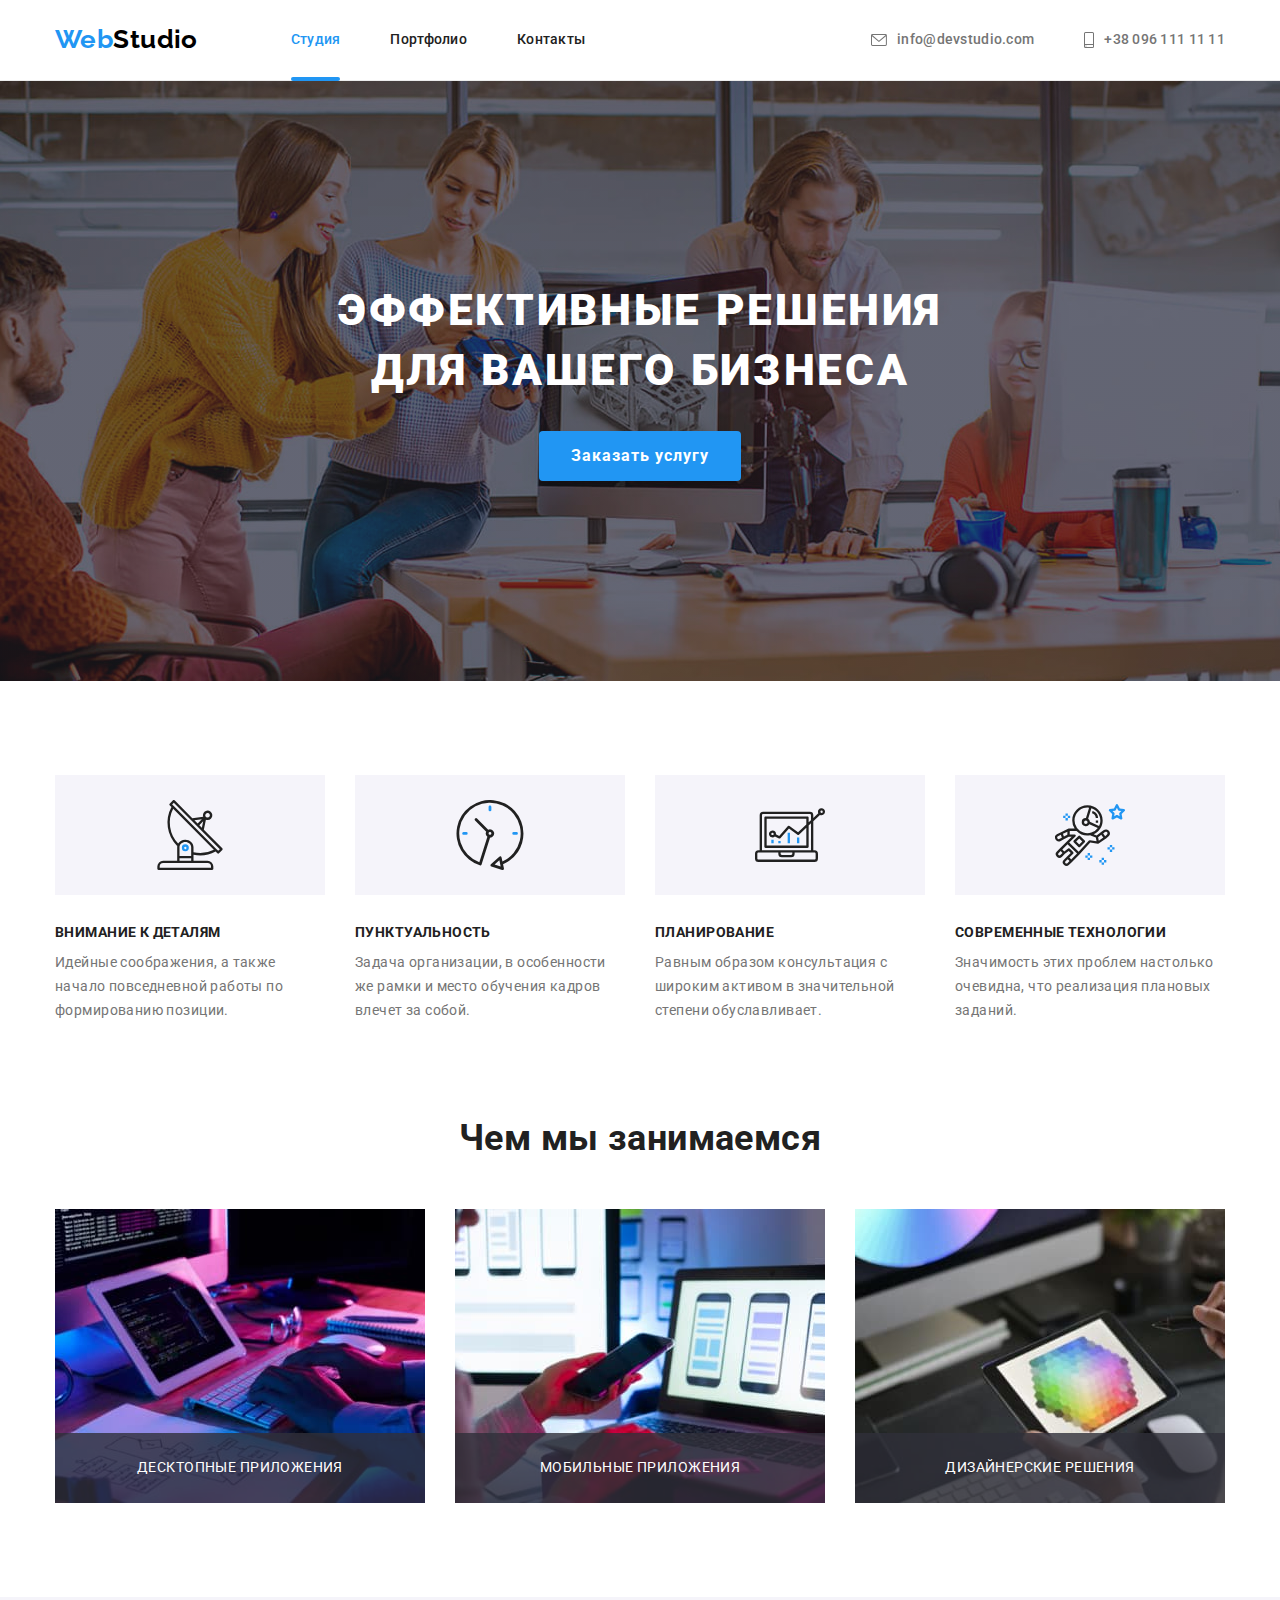
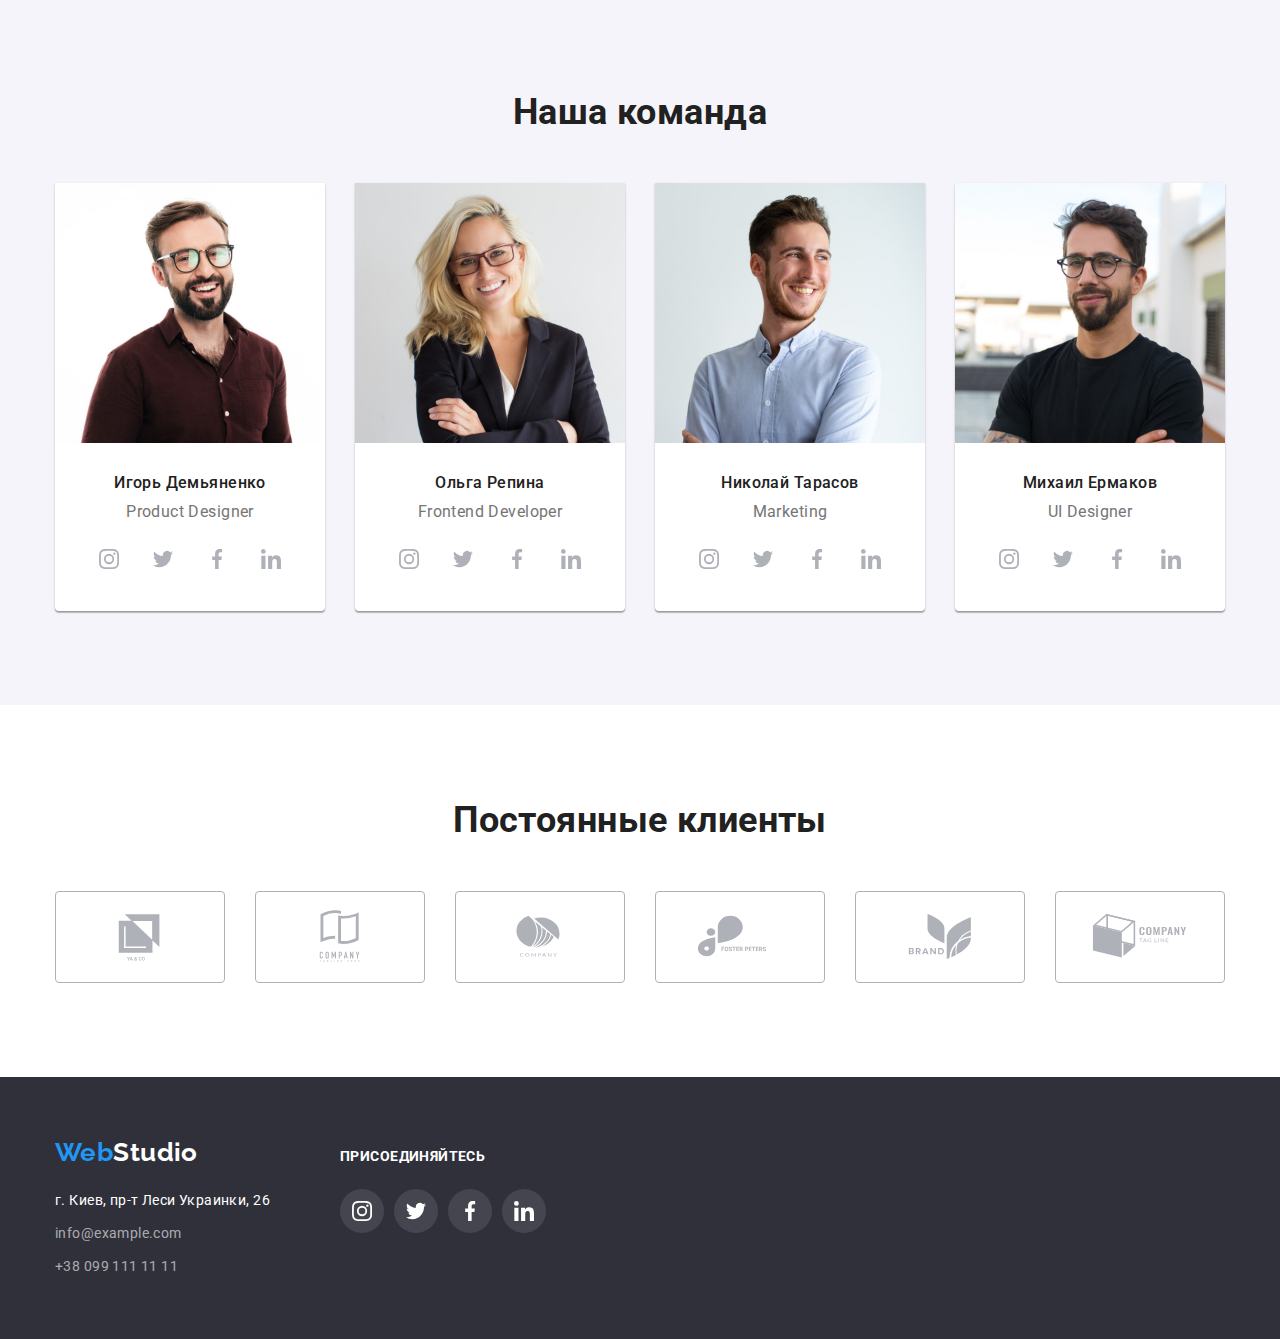
<file: index.html>
<!DOCTYPE html>
<html lang="ru">
<head>
    <meta charset="UTF-8">
    <meta http-equiv="X-UA-Compatible" content="IE=edge">
    <meta name="viewport" content="width=device-width, initial-scale=1.0">
    <title>Студия</title>
    <link rel="preconnect" href="https://fonts.googleapis.com">
    <link rel="preconnect" href="https://fonts.gstatic.com" crossorigin>
    <link href="https://fonts.googleapis.com/css2?family=Raleway:wght@700&family=Roboto:wght@400;500;700;900&display=swap"
        rel="stylesheet">
    <link rel="stylesheet" href="https://cdnjs.cloudflare.com/ajax/libs/modern-normalize/1.1.0/modern-normalize.min.css">
    <link rel="stylesheet" href="./css/styles.css">
</head>

<body>
    <header class="header-decor">
        <!-- Section with main navigation bar -->
        <div class="container items-in-row">
            <nav class="items-in-row nav-section">
                <a href="" lang="en" class="default-links logo-header"><span class="logo-start">Web</span><span class="logo-end">Studio</span></a>
                    <ul class="default-lists items-in-row">
                        <li class="item"><a href="" class="default-links navigation-link current">Студия</a></li>
                        <li class="item"><a href="./portfolio.html" class="default-links navigation-link">Портфолио</a></li>
                        <li class="item"><a href="" class="default-links navigation-link">Контакты</a></li>
                    </ul>
            </nav>

            <!-- Section with contacts -->
            <div class="contacts">
                <ul class="default-lists items-in-row">
                    <li class="item">
                        <a href="mailto:info@devstudio.com" lang="en" class="default-links contacts-link">
                            <svg class="icon-mail">
                                <use href="./images/sprite.svg#envelope"></use>
                            </svg>
                            info@devstudio.com</a>
                    </li>
                    <li class="item">
                        <a href="tel:+380961111111" class="default-links contacts-link">
                            <svg class="icon-phone">
                                <use href="./images/sprite.svg#smartphone"></use>
                            </svg>
                            +38 096 111 11 11</a>
                    </li>
                </ul>
            </div>
        </div>
    </header>
    
    <!-- Sections with main content -->
    <main>
        <section class="hero">
            <div class="container">
                <h1 class="hero-title">Эффективные решения для вашего бизнеса</h1>
                <button type="button" class="hero-button" data-modal-open>Заказать услугу</button>
            </div>
        </section>
    
    <!-- Section with soft and tech skills -->
        <section class="section">
        <!-- "Наши преимущества" I will hide during the CSS formatting-->
            <div class="container">
                <h2 hidden>Наши преимущества</h2>
                    <ul class="default-lists items-in-row advantages-list">
                        <li class="item icon-antenna">
                            <h3 class="advantages-title">Внимание к деталям</h3>
                            <p>Идейные соображения, а также начало повседневной работы по формированию позиции.</p>
                        </li>
                        <li class="item icon-clock">
                            <h3 class="advantages-title">Пунктуальность</h3>
                            <p>Задача организации, в особенности же рамки и место обучения кадров влечет за собой.</p>
                        </li>
                        <li class="item icon-diagram">
                            <h3 class="advantages-title">Планирование</h3>
                            <p>Равным образом консультация с широким активом в значительной степени обуславливает.</p>
                        </li>
                        <li class="item icon-astronaut">
                            <h3 class="advantages-title">Современные технологии</h3>
                            <p>Значимость этих проблем настолько очевидна, что реализация плановых заданий.</p>
                        </li>
                    </ul>
                </div>
        </section>

    <!-- Section shows wich technologies we are using -->
    
        <section class="trends-section">
            <div class="container">
                <h2 class="trends title">Чем мы занимаемся</h2>
                        <ul class="default-lists trends-list trends-content">
                            <li class="item"><img src="./images/box1_opt.jpg" alt="Десктопные приложения" width="370">
                            <p class="description">Десктопные приложения</p>
                            </li>
                            <li class="item"><img src="./images/box2_opt.jpg" alt="Мобильные приложения" width="370">
                            <p class="description">Мобильные приложения</p>
                            </li>
                            <li class="item"><img src="./images/box3_opt.jpg" alt="Дизайнерские решения" width="370">
                            <p class="description">Дизайнерские решения</p>
                            </li>
                        </ul>
            </div>
        </section>
    
        <!-- Section with members of our team -->
    
        <section class="teamsection section">
            <div class="container">
                <h2 class="title">Наша команда</h2>
                    <ul class="default-lists team">    
                        
                            <li class="item">
                                
                                    <img src="./images/team_card_1_opt.jpg" alt="Игорь Демьяненко" width="270">
                                    
                                    <div class="card-content">
                                        <h3 class="name">Игорь Демьяненко</h3>
                                        <p lang="en" class="profession">Product Designer</p>
                                        <ul class="default-lists items-in-row">
                                            <li class="card-links">
                                                <a href="#" class="links-box">
                                                    <svg class="icon">
                                                        <use href="./images/sprite.svg#instagram"></use>
                                                    </svg>
                                                </a>
                                            </li>
                                            <li class="card-links">
                                                <a href="#" class="links-box">
                                                    <svg class="icon">
                                                        <use href="./images/sprite.svg#twitter"></use>
                                                    </svg>
                                                </a>
                                            </li>
                                            <li class="card-links">
                                                <a href="#" class="links-box">
                                                    <svg class="icon">
                                                        <use href="./images/sprite.svg#facebook"></use>
                                                    </svg>
                                                </a>
                                            </li>
                                            <li class="card-links">
                                                <a href="#" class="links-box">
                                                    <svg class="icon">
                                                        <use href="./images/sprite.svg#linkedin"></use>
                                                    </svg>
                                                </a>
                                            </li>
                                        </ul>
                                    </div>
                                
                            </li>
                        
                            <li class="item">  
                                
                                    <img src="./images/team_card_2_opt.jpg" alt="Ольга Репина" width="270">
                                    
                                    <div class="card-content">
                                        <h3 class="name">Ольга Репина</h3>
                                        <p lang="en" class="profession">Frontend Developer</p>
                                        <ul class="default-lists items-in-row">
                                            <li class="card-links">
                                                <a href="#" class="links-box">
                                                    <svg class="icon">
                                                        <use href="./images/sprite.svg#instagram"></use>
                                                    </svg>
                                                </a>
                                            </li>
                                            <li class="card-links">
                                                <a href="#" class="links-box">
                                                    <svg class="icon">
                                                        <use href="./images/sprite.svg#twitter"></use>
                                                    </svg>
                                                </a>
                                            </li>
                                            <li class="card-links">
                                                <a href="#" class="links-box">
                                                    <svg class="icon">
                                                        <use href="./images/sprite.svg#facebook"></use>
                                                    </svg>
                                                </a>
                                            </li>
                                            <li class="card-links">
                                                <a href="#" class="links-box">
                                                    <svg class="icon">
                                                        <use href="./images/sprite.svg#linkedin"></use>
                                                    </svg>
                                                </a>
                                            </li>
                                        </ul>
                                    </div>
                                
                            </li>
                        
                            <li class="item">  
                                
                                    <img src="./images/team_card_3_opt.jpg" alt="Николай Тарасов" width="270">
                                    
                                    <div class="card-content">
                                        <h3 class="name">Николай Тарасов</h3>
                                        <p lang="en" class="profession">Marketing</p>
                                        <ul class="default-lists items-in-row">
                                            <li class="card-links">
                                                <a href="#" class="links-box">
                                                    <svg class="icon">
                                                        <use href="./images/sprite.svg#instagram"></use>
                                                    </svg>
                                                </a>
                                            </li>
                                            <li class="card-links">
                                                <a href="#" class="links-box">
                                                    <svg class="icon">
                                                        <use href="./images/sprite.svg#twitter"></use>
                                                    </svg>
                                                </a>
                                            </li>
                                            <li class="card-links">
                                                <a href="#" class="links-box">
                                                    <svg class="icon">
                                                        <use href="./images/sprite.svg#facebook"></use>
                                                    </svg>
                                                </a>
                                            </li>
                                            <li class="card-links">
                                                <a href="#" class="links-box">
                                                    <svg class="icon">
                                                        <use href="./images/sprite.svg#linkedin"></use>
                                                    </svg>
                                                </a>
                                            </li>
                                        </ul>
                                    </div>
                                
                            </li>
                        
                            <li class="item">
                                
                                    <img src="./images/team_card_4_opt.jpg" alt="Михаил Ермаков" width="270">
                                    
                                    <div class="card-content">
                                        <h3 class="name">Михаил Ермаков</h3>
                                        <p lang="en" class="profession">UI Designer</p>
                                        <ul class="default-lists items-in-row">
                                            <li class="card-links">
                                                <a href="#" class="links-box">
                                                    <svg class="icon">
                                                        <use href="./images/sprite.svg#instagram"></use>
                                                    </svg>
                                                </a>
                                            </li>
                                            <li class="card-links">
                                                <a href="#" class="links-box">
                                                    <svg class="icon">
                                                        <use href="./images/sprite.svg#twitter"></use>
                                                    </svg>
                                                </a>
                                            </li>
                                            <li class="card-links">
                                                <a href="#" class="links-box">
                                                    <svg class="icon">
                                                        <use href="./images/sprite.svg#facebook"></use>
                                                    </svg>
                                                </a>
                                            </li>
                                            <li class="card-links">
                                                <a href="#" class="links-box">
                                                    <svg class="icon">
                                                        <use href="./images/sprite.svg#linkedin"></use>
                                                    </svg>
                                                </a>
                                            </li>
                                        </ul>
                                    </div>
                                
                            </li>
                    </ul>
            </div>
        </section>

        <section class="section clients">
            <div class="container">
                <h2 class="title">Постоянные клиенты</h2>
                <ul class="default-lists items-in-row">
                    <li class="item">
                        <a href="#" class="link-logo">
                            <svg class="item-logo">
                                <use href="./images/sprite.svg#logo-first"></use>
                            </svg>
                        </a>
                    </li>
                    
                    <li class="item">
                        <a href="#" class="link-logo">
                            <svg class="item-logo">
                                <use href="./images/sprite.svg#logo-second"></use>
                            </svg>
                        </a>
                    </li>
                    
                    <li class="item">
                        <a href="#" class="link-logo">
                            <svg class="item-logo">
                                <use href="./images/sprite.svg#logo-third"></use>
                            </svg>
                        </a>
                    </li>
                    
                    <li class="item">
                        <a href="#" class="link-logo">
                            <svg class="item-logo">
                                <use href="./images/sprite.svg#logo-fourth"></use>
                            </svg>
                        </a>
                    </li>
                    
                    <li class="item">
                        <a href="#" class="link-logo">
                            <svg class="item-logo">
                                <use href="./images/sprite.svg#logo-fifth"></use>
                            </svg>
                        </a>
                    </li>
                    
                    <li class="item">
                        <a href="#" class="link-logo">
                            <svg class="item-logo">
                                <use href="./images/sprite.svg#logo-sixth"></use>
                            </svg>
                        </a>
                    </li>
                </ul>
            </div>
        </section>
    </main>

    <!-- Modal window -->

    <div class="backdrop is-hidden" data-modal>
        <div class="modal">
            <button type="button" class="icon-close" data-modal-close>
                <svg class="inside-icon">
                    <use href="./images/sprite.svg#close-icon"></use>
                </svg>
            </button>
        </div>
    </div>

    <!-- Footer section -->
    <footer class="pagefoot">
        <div class="container items-in-row">
            
            <div>
                <a href="" lang="en" class="default-links logo-footer">
                    <span class="logo-start">Web</span><span class="logo-end">Studio</span>
                </a>
                <address class="content-position">
                    <ul class="default-lists">
                        <li>
                            <p class="address">г. Киев, пр-т Леси Украинки, 26</p>
                        </li> <!--Probably it will be link to google maps. But there is no any icons in figma-->
                        
                        <li>
                            <a href="mailto:info@example.com" lang="en" class="default-links mailtel">info@example.com</a>
                        </li> <!--email address is different from header-->
                        
                        <li>
                            <a href="tel:+380991111111" class="default-links mailtel">+38 099 111 11 11</a>
                        </li> <!--phone number is different from header-->
                    </ul>
                </address>
            </div>
            
                <div class="social-links">
                    <p class="title">присоединяйтесь</p>
                    <ul class="default-lists items-in-row">
                        <li class="item icon-insta">
                            <a href="" aria-details="Instagram" class="default-links"></a>
                        </li>

                        <li class="item icon-twit">
                            <a href="" aria-details="Twitter" class="default-links"></a>
                        </li>

                        <li class="item icon-fb">
                            <a href="" aria-details="Facebook" class="default-links"></a>
                        </li>

                        <li class="item icon-lin">
                            <a href="" aria-details="LinkedIn" class="default-links"></a>
                        </li>
                    </ul>
                </div>
        </div>
    </footer>
    <script src="./js/modal.js"></script>
</body>
</html>
</file>
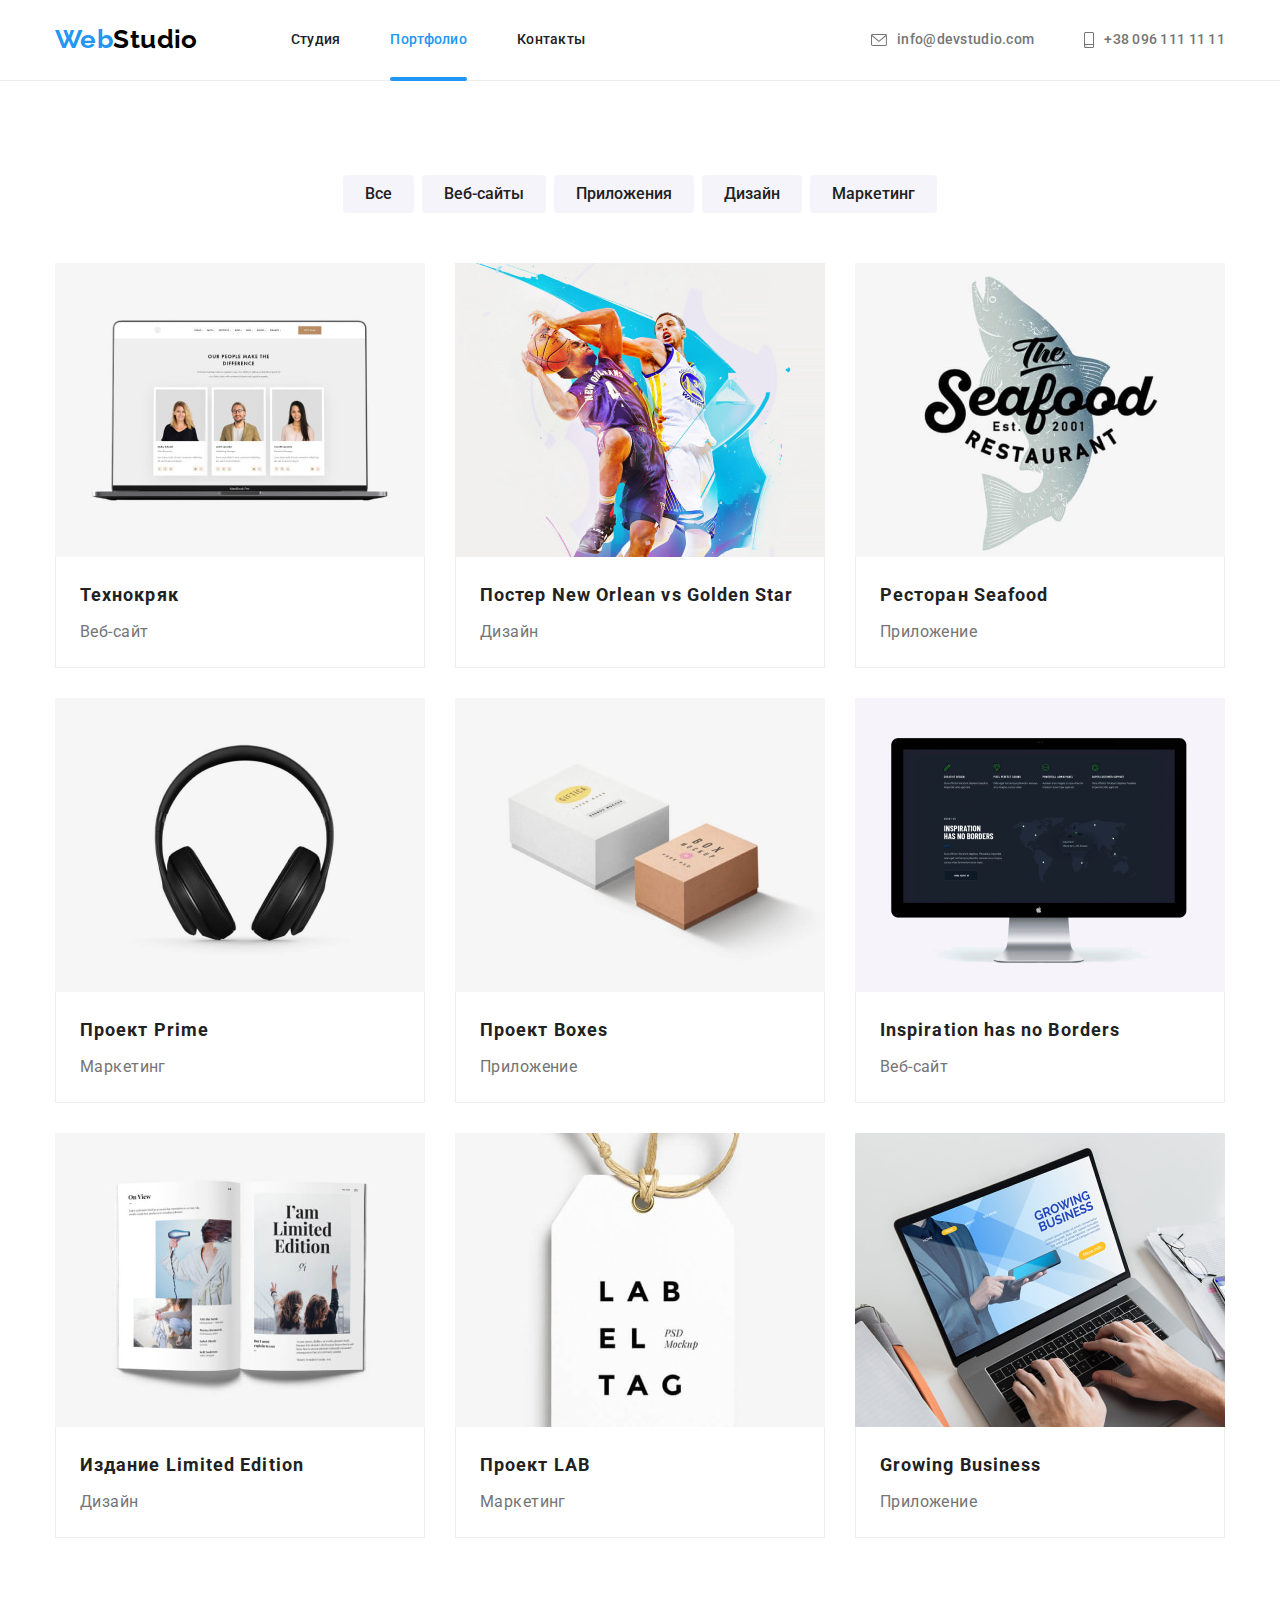
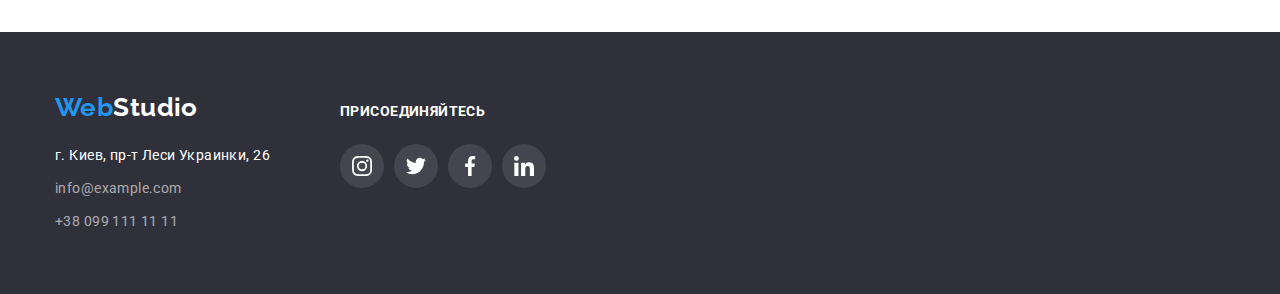
<file: portfolio.html>
<!DOCTYPE html>
<html lang="ru">
<head>
    <meta charset="UTF-8">
    <meta http-equiv="X-UA-Compatible" content="IE=edge">
    <meta name="viewport" content="width=device-width, initial-scale=1.0">
    <title>Портфолио</title>
    <link rel="preconnect" href="https://fonts.googleapis.com">
    <link rel="preconnect" href="https://fonts.gstatic.com" crossorigin>
    <link href="https://fonts.googleapis.com/css2?family=Raleway:wght@700&family=Roboto:wght@400;500;700;900&display=swap"
        rel="stylesheet">
    <link rel="stylesheet" href="https://cdnjs.cloudflare.com/ajax/libs/modern-normalize/1.1.0/modern-normalize.min.css">
    <link rel="stylesheet" href="./css/styles.css">
</head>

<body>
    <header class="header-decor">
        <!-- Section with main navigation bar -->
        <div class="container items-in-row">
            <nav class="items-in-row nav-section">
                <a href="./index.html" lang="en" class="default-links logo-header"><span class="logo-start">Web</span><span
                        class="logo-end">Studio</span></a>
                <ul class="default-lists items-in-row">
                    <li class="item"><a href="./index.html" class="default-links navigation-link">Студия</a></li>
                    <li class="item"><a href="" class="default-links navigation-link current">Портфолио</a></li>
                    <li class="item"><a href="" class="default-links navigation-link">Контакты</a></li>
                </ul>
            </nav>
    
            <!-- Section with contacts -->
            <div class="contacts">
                <ul class="default-lists items-in-row">
                    <li class="item">
                        <a href="mailto:info@devstudio.com" lang="en" class="default-links contacts-link">
                            <svg class="icon-mail">
                                <use href="./images/sprite.svg#envelope"></use>
                            </svg>
                            info@devstudio.com</a>
                    </li>
                    <li class="item">
                        <a href="tel:+380961111111" class="default-links contacts-link">
                            <svg class="icon-phone">
                                <use href="./images/sprite.svg#smartphone"></use>
                            </svg>
                            +38 096 111 11 11</a>
                    </li>
                </ul>
            </div>
        </div>
    </header>
    
    <main>
        <section class="section">
            
            <div class="container">
                <h1 hidden>Наши проекты</h1>
                <ul class="default-lists items-in-row button-list">
                    <li class="item"><button type="button" class="filter-button">Все</button></li>
                    <li class="item"><button type="button" class="filter-button">Веб-сайты</button></li>
                    <li class="item"><button type="button" class="filter-button">Приложения</button></li>
                    <li class="item"><button type="button" class="filter-button">Дизайн</button></li>
                    <li class="item"><button type="button" class="filter-button">Маркетинг</button></li>
                </ul>
                
                <ul class="default-lists projects">
                    
                        <li class="item">
                        
                            <a href="#" class="default-links projects-active">
                                
                                <div class="project-thumb">
                                    <img src="./images/portfolio_img1.jpg" alt="Ноутбук" width="370" height="294">
                                
                                    <p class="project-description"> 
                                    Ресурс предлагает комплексные предложения с разным уровнем функционала и сервисов. Все это позволит 
                                    посетителю получить исчерпывающие сведения <br>о компании или частном лице.
                                    </p>
                                </div>
                                
                                <div class="card-content">
                                    <h2 class="projects-title">Технокряк</h2>
                                    <p class="projects-brief">Веб-сайт</p>
                                </div>
                            </a>
                            
                        </li>
                    
                        <li class="item">
                            <a href="#" class="default-links projects-active">
                                
                                <div class="project-thumb">
                                    <img src="./images/portfolio_img2.jpg" alt="Баскетболисты" width="370" height="294">
                                
                                    <p class="project-description">
                                        Ресурс предлагает комплексные предложения с разным уровнем функционала и сервисов. Все это позволит
                                        посетителю получить исчерпывающие сведения <br>о компании или частном лице.
                                    </p>
                                </div>

                                <div class="card-content">
                                    <h2 class="projects-title">Постер New Orlean vs Golden Star</h2>
                                    <p class="projects-brief">Дизайн</p>
                                </div>
                            </a>
                        </li>
                    
                        <li class="item">
                            <a href="#" class="default-links projects-active">
                                
                                <div class="project-thumb">
                                    <img src="./images/portfolio_img3.jpg" alt="Логотип ресторана" width="370" height="294">
                                
                                    <p class="project-description">
                                        Ресурс предлагает комплексные предложения с разным уровнем функционала и сервисов. Все это позволит
                                        посетителю получить исчерпывающие сведения <br>о компании или частном лице.
                                    </p>
                                </div>

                                <div class="card-content">
                                    <h2 class="projects-title">Ресторан Seafood</h2>
                                    <p class="projects-brief">Приложение</p>
                                </div>
                            </a>
                        </li>
                    
                        <li class="item">
                            <a href="#" class="default-links projects-active">
                                
                                <div class="project-thumb">
                                    <img src="./images/portfolio_img4.jpg" alt="Наушники" width="370" height="294">
                                
                                    <p class="project-description">
                                        Ресурс предлагает комплексные предложения с разным уровнем функционала и сервисов. Все это позволит
                                        посетителю получить исчерпывающие сведения <br>о компании или частном лице.
                                    </p>
                                </div>

                                <div class="card-content">
                                    <h2 class="projects-title">Проект Prime</h2>
                                    <p class="projects-brief">Маркетинг</p>
                                </div>
                            </a>
                        </li>
                    
                        <li class="item">
                            <a href="#" class="default-links projects-active">
                                
                                <div class="project-thumb">
                                    <img src="./images/portfolio_img5.jpg" alt="Две подарочные коробки" width="370" height="294">
                                
                                    <p class="project-description">
                                        Ресурс предлагает комплексные предложения с разным уровнем функционала и сервисов. Все это позволит
                                        посетителю получить исчерпывающие сведения <br>о компании или частном лице.
                                    </p>
                                </div>

                                <div class="card-content">
                                    <h2 class="projects-title">Проект Boxes</h2>
                                    <p class="projects-brief">Приложение</p>
                                </div>
                            </a>
                        </li>
                    
                        <li class="item">
                            <a href="#" class="default-links projects-active">
                                
                                <div class="project-thumb">
                                    <img src="./images/portfolio_img6.jpg" alt="Монитор компьютера" width="370" height="294">
                                    
                                    <p class="project-description">
                                        Ресурс предлагает комплексные предложения с разным уровнем функционала и сервисов. Все это позволит
                                        посетителю получить исчерпывающие сведения <br>о компании или частном лице.
                                    </p>
                                </div>

                                <div class="card-content">
                                    <h2 class="projects-title">Inspiration has no Borders</h2>
                                    <p class="projects-brief">Веб-сайт</p>
                                </div>
                            </a>
                        </li>
                    
                        <li class="item">
                            <a href="#" class="default-links projects-active">
                                
                                <div class="project-thumb">
                                    <img src="./images/portfolio_img7.jpg" alt="Разворот журнала" width="370" height="294">
                                    
                                    <p class="project-description">
                                        Ресурс предлагает комплексные предложения с разным уровнем функционала и сервисов. Все это позволит
                                        посетителю получить исчерпывающие сведения <br>о компании или частном лице.
                                    </p>                                
                                </div>
                                
                                <div class="card-content">
                                    <h2 class="projects-title">Издание Limited Edition</h2>
                                    <p class="projects-brief">Дизайн</p>
                                </div>
                            </a>
                        </li>
                    
                        <li class="item">
                            <a href="#" class="default-links projects-active">
                                
                                <div class="project-thumb">
                                    <img src="./images/portfolio_img8.jpg" alt="Картонный ярлык" width="370" height="294">
                                
                                    <p class="project-description">
                                        Ресурс предлагает комплексные предложения с разным уровнем функционала и сервисов. Все это позволит
                                        посетителю получить исчерпывающие сведения <br>о компании или частном лице.
                                    </p>
                                </div>

                                <div class="card-content">
                                    <h2 class="projects-title">Проект LAB</h2>
                                    <p class="projects-brief">Маркетинг</p>
                                </div>
                            </a>
                        </li>
                    
                        <li class="item">
                            <a href="#" class="default-links projects-active">
                                
                                <div class="project-thumb">
                                    <img src="./images/portfolio_img9.jpg" alt="Руки набирают текст на ноутбуке" width="370" height="294">
                                
                                    <p class="project-description">
                                        Ресурс предлагает комплексные предложения с разным уровнем функционала и сервисов. Все это позволит
                                        посетителю получить исчерпывающие сведения <br>о компании или частном лице.
                                    </p>
                                </div>
                                
                                <div class="card-content">
                                    <h2 class="projects-title">Growing Business</h2>
                                    <p class="projects-brief">Приложение</p>
                                </div>
                            </a>
                        </li>
                    
                </ul>
            </div>
        </section>
    </main>
    <footer class="pagefoot">
        <div class="container items-in-row">
    
            <div>
                <a href="./index.html" lang="en" class="default-links logo-footer">
                    <span class="logo-start">Web</span><span class="logo-end">Studio</span>
                </a>
                <address class="content-position">
                    <ul class="default-lists">
                        <li>
                            <p class="address">г. Киев, пр-т Леси Украинки, 26</p>
                        </li>
                        <!--Probably it will be link to google maps. But there is no any icons in figma-->
    
                        <li>
                            <a href="mailto:info@example.com" lang="en" class="default-links mailtel">info@example.com</a>
                        </li>
                        <!--email address is different from header-->
    
                        <li>
                            <a href="tel:+380991111111" class="default-links mailtel">+38 099 111 11 11</a>
                        </li>
                        <!--phone number is different from header-->
                    </ul>
                </address>
            </div>
    
            <div class="social-links">
                <p class="title">присоединяйтесь</p>
                <ul class="default-lists items-in-row">
                    <li class="item icon-insta">
                        <a href="" lang="en" aria-details="Instagram" class="default-links"></a>
                    </li>
    
                    <li class="item icon-twit">
                        <a href="" lang="en" aria-details="Twitter" class="default-links"></a>
                    </li>
    
                    <li class="item icon-fb">
                        <a href="" lang="en" aria-details="Facebook" class="default-links"></a>
                    </li>
    
                    <li class="item icon-lin">
                        <a href="" lang="en" aria-details="LinkedIn" class="default-links"></a>
                    </li>
                </ul>
            </div>
        </div>
    </footer>

</body>
</html>
</file>
<file: css/styles.css>
:root {
    --primary-text-color: rgba(117, 117, 117, 1);
    --default-text-color:rgba(33, 33, 33, 1); /*используется также и в ссылках как цвет по-умолчанию*/
    --active-link-color: rgba(33, 150, 243, 1); /*используется в ссылках как цвет шрифта, так и цвет фона*/
    --contrast-text-color:rgba(255, 255, 255, 1);
    --logo-start-color:rgba(33, 150, 243, 1);
    --logo-end-color:rgba(0, 0, 0, 1); /*только для header*/
    --footer-contacts-text-color:rgba(255, 255, 255, 0.6);    
    --primary-background-color: rgba(47, 48, 58, 1);
    --default-background-color: rgba(255, 255, 255, 1);
    --accessory-background-color:rgba(245, 244, 250, 1);
    --projects-item-gap: 30px;
    --default-padding-gap: 94px;
    --header-bottom-border: 1px;
    --animation-duration: 250ms;
    --timing-function: cubic-bezier(0.4, 0, 0.2, 1);
}

/* border box*/
html {
    box-sizing: border-box;
}

*, *::before, *::after {
    box-sizing: inherit;
}

h1, h2, h3, h4, h5, h6, p {
    margin: 0;
}

img {
    display: block;
    max-width: 100%;
}
/* центрирование контента */

.container {
    width: 1200px;
    margin-left: auto;
    margin-right: auto;
    padding-left: 15px;
    padding-right: 15px;
}

.section {
    padding-top: var(--default-padding-gap);
    padding-bottom: var(--default-padding-gap);
}

/* убираем маркеры в списках*/

.default-lists {
    list-style: none;
    margin: 0px;
    padding: 0px;
}

/* убираем подчеркивание в ссылках */

.default-links {
    color: var(--default-text-color);
    text-decoration: none;
}

/* утилита для построения в ряд */

.items-in-row {
    display: flex;
}

/* Стилизация <body> */

body {
    font-family: Roboto, sans-serif;
    font-size: 14px;
    line-height: 1.71;
    letter-spacing: 0.03em;
    color: var(--primary-text-color);
    background-color: var(--default-background-color);
}

/* разбиваю текст логотипа на две части по цвету шрифта*/
.header-decor {
    border-bottom: var(--header-bottom-border) solid #ECECEC;
}

.logo-header {
    padding-top: 24px;
    padding-bottom: 25px;
}

.logo-header,
.logo-footer {
    font-family: Raleway, sans-serif;
    font-weight: 700;
    font-size: 26px;
    line-height: 1.19;}

.logo-start {
    color: var(--logo-start-color);
}

.logo-header .logo-end {
    margin-right: 0;
    color: var(--logo-end-color);
}

.logo-footer .logo-end {
    margin-right: 0;
    color: var(--contrast-text-color);
}


/*стилизация навигации сайта*/

.nav-section {
    align-items: center;
}

.nav-section .item:first-child {
    margin-left: 93px;
}

.nav-section .item:not(:last-child) {
    margin-right: 50px;
}

.navigation-link,
.contacts-link {
    display: block;
    
    padding-top: 32px;
    padding-bottom: 32px;   

    font-weight: 500;
    font-size: 14px;
    line-height: 1.14;
    text-decoration: none;
    letter-spacing: 0.02em;

    transition-property: color;
    transition-duration: var(--animation-duration);
    transition-timing-function: var(--timing-function);
}

.contacts {
    margin-left: auto;
}

.contacts .item + .item {
    margin-left: 50px;
}

/* Синим цветом подсвечивается активная страница */
.navigation-link.current {
    position: relative;
    color: var(--active-link-color);

}

.current::after {
    content: "";
    
    position: absolute;
    bottom: calc(-1*var(--header-bottom-border));
    right: 0;
    
    width: 100%;
    height: 4px;
    background-color: var(--active-link-color);
    border-radius: 2px;
    border: none;

}

/*стилизация e-mail и телефона переопределение цвета текста*/

.contacts-link {
    display: inline-flex;
    align-items: center;

    color: var(--primary-text-color)
}

.contacts-link .icon-mail {
    width: 16px;
    height: 12px;
    fill: currentColor;
    margin-right: 10px;
    }

.contacts-link .icon-phone {
    width: 10px;
    height: 16px;
    fill: currentColor;
    margin-right: 10px;
}

/*стилизация ссылок навигации и контактов - при наведении курсора и активации*/
.navigation-link:hover,
.navigation-link:focus,
.contacts-link:hover,
.contacts-link:focus {
    color: var(--active-link-color)
}

/* стилизация секции hero. hero-title и hero-button должны иметь общий фон*/
.hero {
    padding-top: 200px;
    padding-bottom: 200px;
    
    background-color: rgba(196, 196, 196, 1);
    background-image: 
    linear-gradient(
        to right,
        rgba(47, 48, 58, 0.4),
        rgba(47, 48, 58, 0.4)
    ),
    url('../images/hero-team_opt.jpg');
    background-repeat: no-repeat;
    background-position: center;
    background-size: cover;
    max-width: 1600px;
    height: 600px;
    margin: 0 auto;
    

    text-align: center;
}

/*стилизация основного заголовка*/
.hero-title {
    margin: 0px auto 30px auto;
    width: 696px;

    font-weight: 900;
    font-size: 44px;
    line-height: 1.36;
    color: var(--contrast-text-color);
    letter-spacing: 0.06em;
    text-transform: uppercase;
}

/* Кнопка index */ /* button не наследуется из body */
.hero-button {
    padding: 10px 32px 10px 32px;
    
    margin-left: auto;
    margin-right: auto;

    font-family: Roboto, sans-serif;
    font-style: normal; 
    font-weight: 700;
    font-size: 16px;
    line-height: 1.88;
    display: flex;
    align-items: center;
    text-align: center;
    letter-spacing: 0.06em;
    color: var(--contrast-text-color);
    background-color: var(--active-link-color);
    cursor: pointer;

    box-shadow: 0px 4px 4px rgba(0, 0, 0, 0.15);
    border-radius: 4px;
    border: none;

    transition-property: background-color;
    transition-duration: var(--animation-duration);
    transition-timing-function: var(--timing-function);

}

.hero-button:hover,
.hero-button:focus {
    background-color: rgba(24, 140, 232, 1);
}

/* стилизация секции "Наши преимущества" */

.advantages-title {
    margin-top: 30px;
    margin-bottom: 10px;

    font-size: 14px;
    line-height: 1.14;
    text-transform: uppercase;
    color: var(--default-text-color);
}

.advantages-list .item p {
    width: 270px;
}

.advantages-list .item:not(:last-child) {
    margin-right: 30px;
}

.advantages-list .item::before {
    content: "";
    display: block;
    height: 120px;
    
    background-color: #F5F4FA;
    background-repeat: no-repeat;
    background-position: center;
}

.icon-antenna::before {
    background-image: url("../images/antenna.svg");
}

.icon-clock::before {
    background-image: url("../images/clock.svg");
}

.icon-diagram::before {
    background-image: url("../images/diagram.svg");
}

.icon-astronaut::before {
    background-image: url("../images/astronaut.svg");
}

/* стилизация секции "Чем мы занимаемся" */

.trends-section {
    padding-bottom: var(--default-padding-gap);
}

.trends-content {
    display: flex;
}

.trends-content .item {
    position: relative;

    flex-basis: calc(100%/3);
    margin-left: var(--projects-item-gap);
}

.trends-content .item:first-child {
    margin-left: 0px;
}

.trends.title {
    margin-bottom: 50px;}

.trends.title,
.teamsection .title,
.clients .title {
    font-size: 36px;
    line-height: 1.17;
    text-align: center;
    color: var(--default-text-color);}

.item .description {
    position: absolute;
    bottom: 0;

    display: inline-flex;
    justify-content: center;
    align-items: center;
    width: 100%;
    height: 70px;

    text-transform: uppercase;
    color: #FFFFFF;

    background-color: rgba(47, 48, 58, 0.8);
}

/*стилизация секции "Наша команда"*/

.teamsection 
    {background-color: var(--accessory-background-color);}

.teamsection .title {
    margin-bottom: 50px;
}

.card-content .name,
.card-content .profession {
    font-size: 16px;
    line-height: 1.19;
    text-align: center;    
}
.name {
    font-weight: 500;
    color: var(--default-text-color);
}

.team {
    display: flex;
}

.team .item {
    flex-basis: calc(100%/4);
    margin-left: var(--projects-item-gap);

    background-color: var(--default-background-color);
    box-shadow: 0px 1px 3px rgba(0, 0, 0, 0.12),
    0px 1px 1px rgba(0, 0, 0, 0.14),
    0px 2px 1px rgba(0, 0, 0, 0.2);
    border-radius: 0px 0px 4px 4px;
}

.team .item:first-child {
    margin-left: 0;
}

.item .card-content {
    padding-top: var(--projects-item-gap);
    padding-bottom: var(--projects-item-gap);
    padding-left: 32px;
    padding-right: 32px;
}

.card-content .name {
    margin-bottom: 10px;
}

.card-content .profession {
    margin-bottom: 16px;
}

.card-links {
    margin-right: 10px;
}

.card-links:last-child {
    margin-right: 0px;
}

.links-box {
    display: inline-flex;
    flex-wrap: wrap;
    align-content: center;
    justify-content: center;
    
    width: 44px;
    height: 44px;
    border-radius: 50%;
    cursor: pointer;

    color: #AFB1B8;

    transition-property: color, background-color;
    transition-duration: var(--animation-duration);
    transition-timing-function: var(--timing-function);
}

.links-box .icon {
    width: 20px;
    height: 20px;
    fill: currentColor;
}

.links-box:hover,
.links-box:focus {
    color: var(--contrast-text-color);
    background-color: var(--active-link-color);
}

/* стилизация секции "Постоянные клиенты" */

.clients .title {
    margin-bottom: 50px;
}

.clients .item {
    margin-right: 30px;
}

.clients .item:last-child {
    margin-right: 0px;
}

.clients .link-logo {
    display: inline-flex;
    flex-wrap: wrap;
    align-content: center;
    justify-content: center;

    width: 170px;
    height: 92px;

    color: #AFB1B8;
    
    border: 1px solid currentColor;
    border-radius: 4px;
    cursor: pointer;

    transition-property: color;
    transition-duration: var(--animation-duration);
    transition-timing-function: var(--timing-function);
    
}

.clients .item-logo {
    width: 106px;
    height: 60px;
    fill: currentColor;    
}

.clients .link-logo:hover,
.clients .link-logo:focus {
    color: var(--active-link-color);
}

/* модальное окно */

.backdrop {
    position: fixed;
    top: 0;
    left: 0;
    
    width: 100%;
    height: 100%;
    
    background-color: rgba(0, 0, 0, 0.2);
    opacity: 1;
    
    transition-property: opacity;
    transition-duration: var(--animation-duration);
    transition-timing-function: var(--timing-function);
}

.backdrop.is-hidden {
    visibility: hidden;
    opacity: 0;
    pointer-events: none;
}

.backdrop.is-hidden .modal {
    transform: translate(-50%, -50%) scale(1.5);
}

.modal {
    position: absolute;
    top: 50%;
    left: 50%;
    transform: translate(-50%, -50%) scale(1);
    
    width: 528px;
    height: 581px;
        
    background-color: #FFFFFF;

    transition-property: transform;
    transition-duration: var(--animation-duration);
    transition-timing-function: var(--timing-function);
}

.icon-close {
    position: absolute;
    top: 8px;
    right: 8px;
       
    display: inline-flex;
    flex-wrap: wrap;
    align-content: center;
    justify-content: center;

    width: 30px;
    height: 30px;
    padding: 0;
    margin: 0;
    border: 1px solid rgba(0, 0, 0, 0.1);
    border-radius: 50%;
    cursor: pointer;

    background-color: #FFFFFF;
}

.inside-icon {
    width: 11px;
    height: 11px;
}

/*стилизация Footer*/ /* font-style: normal не наследуется из body*/
.pagefoot {
    padding-top: 60px;
    padding-bottom: 60px;
    background-color: var(--primary-background-color);
}

.pagefoot .items-in-row {
    align-items: baseline;
}

.pagefoot li {
    margin-bottom: 9px;
}

.pagefoot li:last-child {
    margin-bottom: 0;
}

.content-position {
    margin-top: 20px;
}
.pagefoot .address {
    font-style: normal;
    color: var(--contrast-text-color); 
}
.pagefoot .mailtel {
    font-style: normal;
    color: var(--footer-contacts-text-color);
    text-decoration: none;

    transition-property: color;
    transition-duration: var(--animation-duration);
    transition-timing-function: var(--timing-function);
}

.pagefoot .mailtel:hover,
.pagefoot .mailtel:focus {
    color: var(--active-link-color)
}

.pagefoot .social-links {
    display: inline-block;
    margin-left: 70px;
}

.pagefoot .title {
    text-transform: uppercase;
    color: #FFFFFF;
    font-size: 14px;
    font-weight: bold;

    margin-bottom: 20px;
}

.pagefoot .item {
    margin-right: 10px;
    margin-bottom: 0px;
    width: 44px;
    height: 44px;

    background-color: rgba(255, 255, 255, 0.1);
    background-repeat: no-repeat;
    background-position: center;
    border-radius: 50%;
    cursor: pointer;

    transition-property: background-color;
    transition-duration: var(--animation-duration);
    transition-timing-function: var(--timing-function);
}

.pagefoot .item:hover,
.pagefoot .item:focus {
    background-color: var(--active-link-color);
}

.item.icon-insta {
    background-image: url("../images/instagram-footer.svg");
}

.item.icon-twit {
    background-image: url("../images/twitter-footer.svg");
}

.item.icon-fb {
    background-image: url("../images/facebook-footer.svg");
}

.item.icon-lin {
    background-image: url("../images/linkedin-footer.svg");
}

.pagefoot .item:last-child {
    margin-right: 0px;
}

/* Кнопки фільтрації portfolio */ /* button не наследуется из body */
.filter-button {
    padding: 6px 22px 6px 22px;
    font-family: Roboto, sans-serif;
    font-style: normal;
    font-weight: 500;
    font-size: 16px;
    line-height: 1.62;
    text-align: center;
    color: var(--default-text-color);
    background-color: var(--accessory-background-color);
    cursor: pointer;

    border: none;
    border-radius: 4px;

    transition-property: color, background-color, box-shadow;
    transition-duration: var(--animation-duration);
    transition-timing-function: var(--timing-function);
}
.filter-button:hover,
.filter-button:focus {
    color: var(--contrast-text-color);
    background-color:var(--active-link-color);
    box-shadow: 0px 3px 1px rgba(0, 0, 0, 0.1),
    0px 1px 2px rgba(0, 0, 0, 0.08),
    0px 2px 2px rgba(0, 0, 0, 0.12)
}

.button-list {
    margin-bottom: 50px;
    justify-content: center;
}

.button-list .item:not(:last-child) {
    margin-right: 8px;
}

/* Стилизация секции "Наши проекты" */
.projects {
    display: flex;
    flex-wrap: wrap;
    margin-left: calc( -1 * var(--projects-item-gap)); /*- 6px если рамка у всей карточки*/
    margin-top: calc(-1 * var(--projects-item-gap));
}

.projects-active {
    display: block;

    transition-property: box-shadow;
    transition-duration: var(--animation-duration);
    transition-timing-function: var(--timing-function);
}

.projects .item {
    flex-basis: calc(100%/3 - var(--projects-item-gap)); /*+ 6px если рамка у всей карточки*/
    margin-left: var(--projects-item-gap); /*- 6px если рамка у всей карточки*/
    margin-top: var(--projects-item-gap);
}

.project-thumb {
    position: relative;
    overflow: hidden;
}

.project-description {
    position: absolute;
    top: 0;
    left: 0;
    
    width: 100%;
    height: 100%;
    padding: 63px 24px 63px 24px;

    font-size: 18px;
    line-height: 28px;
    letter-spacing: 0.03em;

    color: var(--contrast-text-color);
    background-color: rgba(33, 150, 243, 0.9);

    transform: translateY(100%);

    transition-property: transform;
    transition-duration: var(--animation-duration);
    transition-timing-function: var(--timing-function);
}

.projects-active:hover .project-description,
.projects-active:focus .project-description {
    transform: translateY(0%);
}

.projects-active:hover,
.projects-active:focus {
    box-shadow: 0px 1px 1px rgba(0, 0, 0, 0.12),
        0px 4px 4px rgba(0, 0, 0, 0.06),
        1px 4px 6px rgba(0, 0, 0, 0.16);
}


.projects-title {
    font-size: 18px;
    line-height: 2;
    letter-spacing: 0.06em;
    color:var(--default-text-color);
}

.projects-brief {
    margin-top: 4px;

    font-size: 16px;
    line-height: 1.88;
    color: var(--primary-text-color);
}

.projects .card-content {
    padding-top: 20px;
    padding-bottom: 20px;
    padding-left: 24px;
    padding-right: 24px;

    border-left: 1px solid #EEEEEE;
    border-right: 1px solid #EEEEEE;
    border-bottom: 1px solid #EEEEEE;
}
</file>
